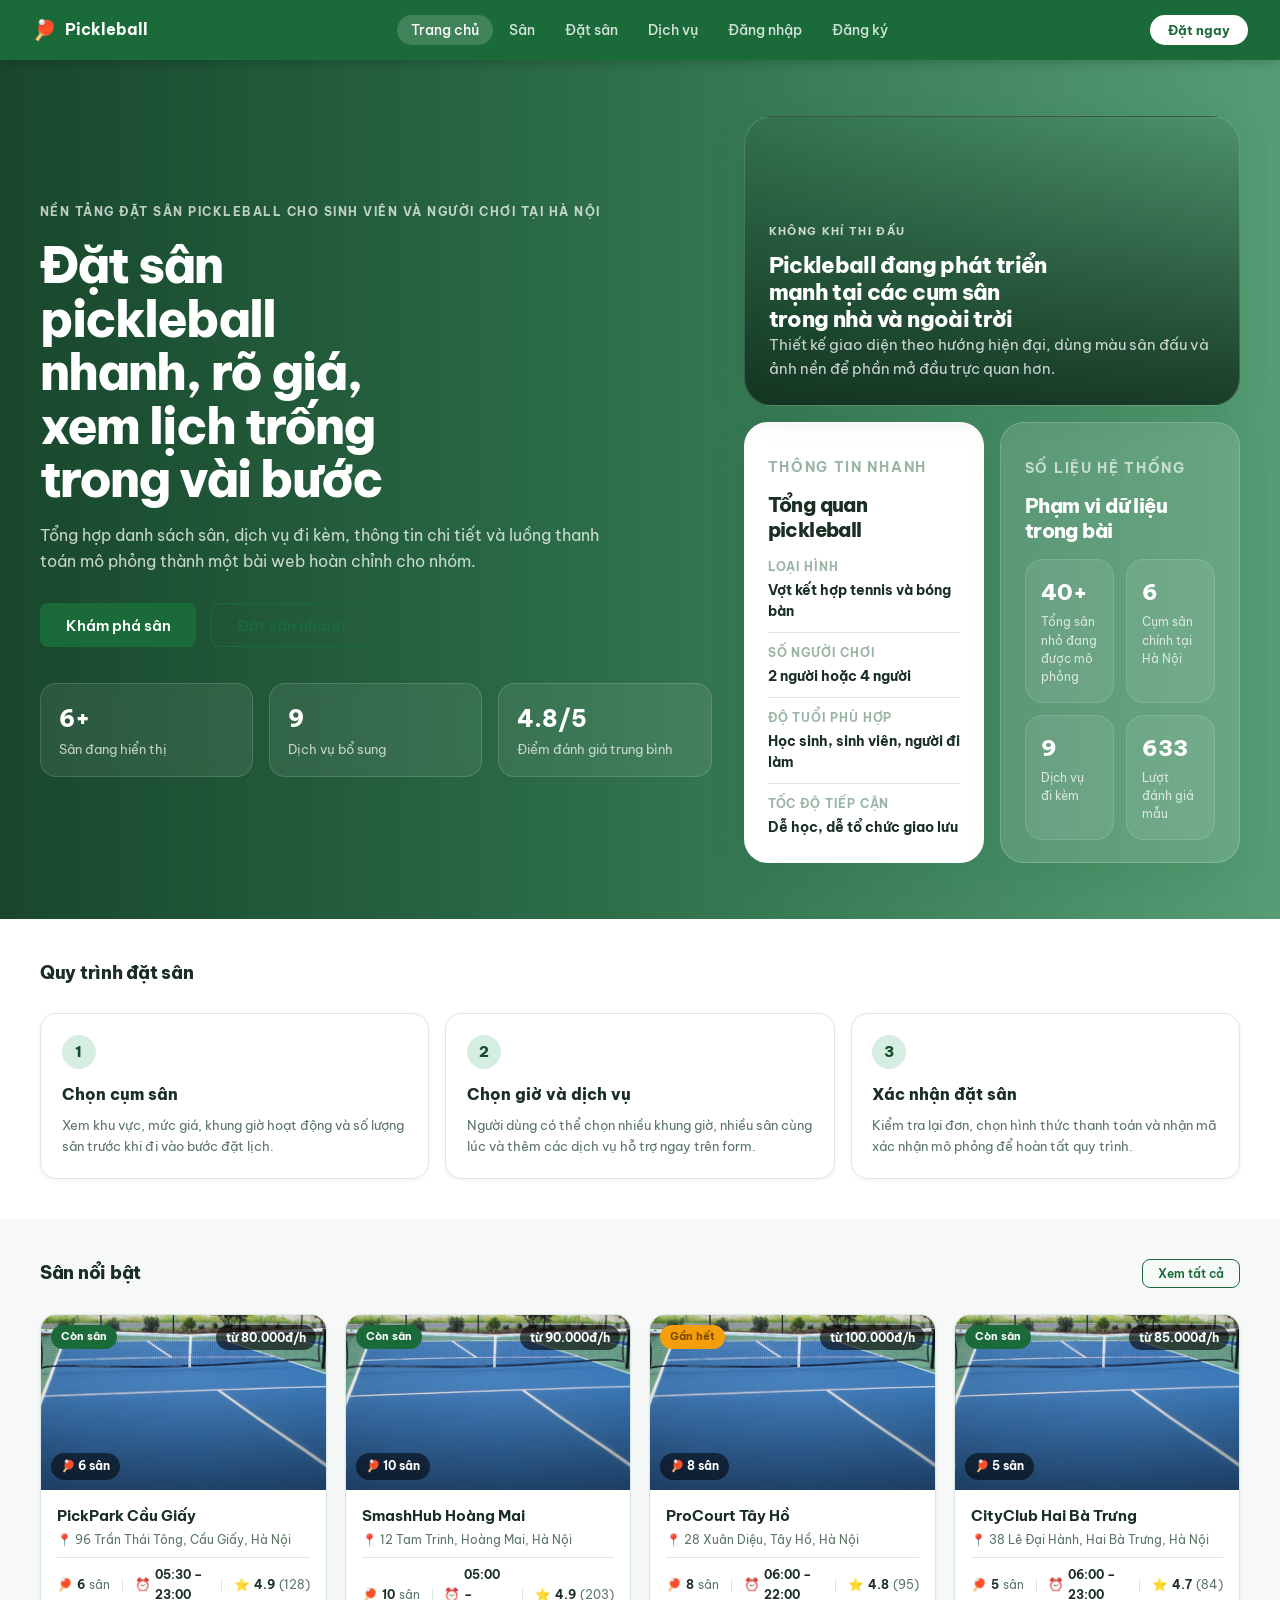
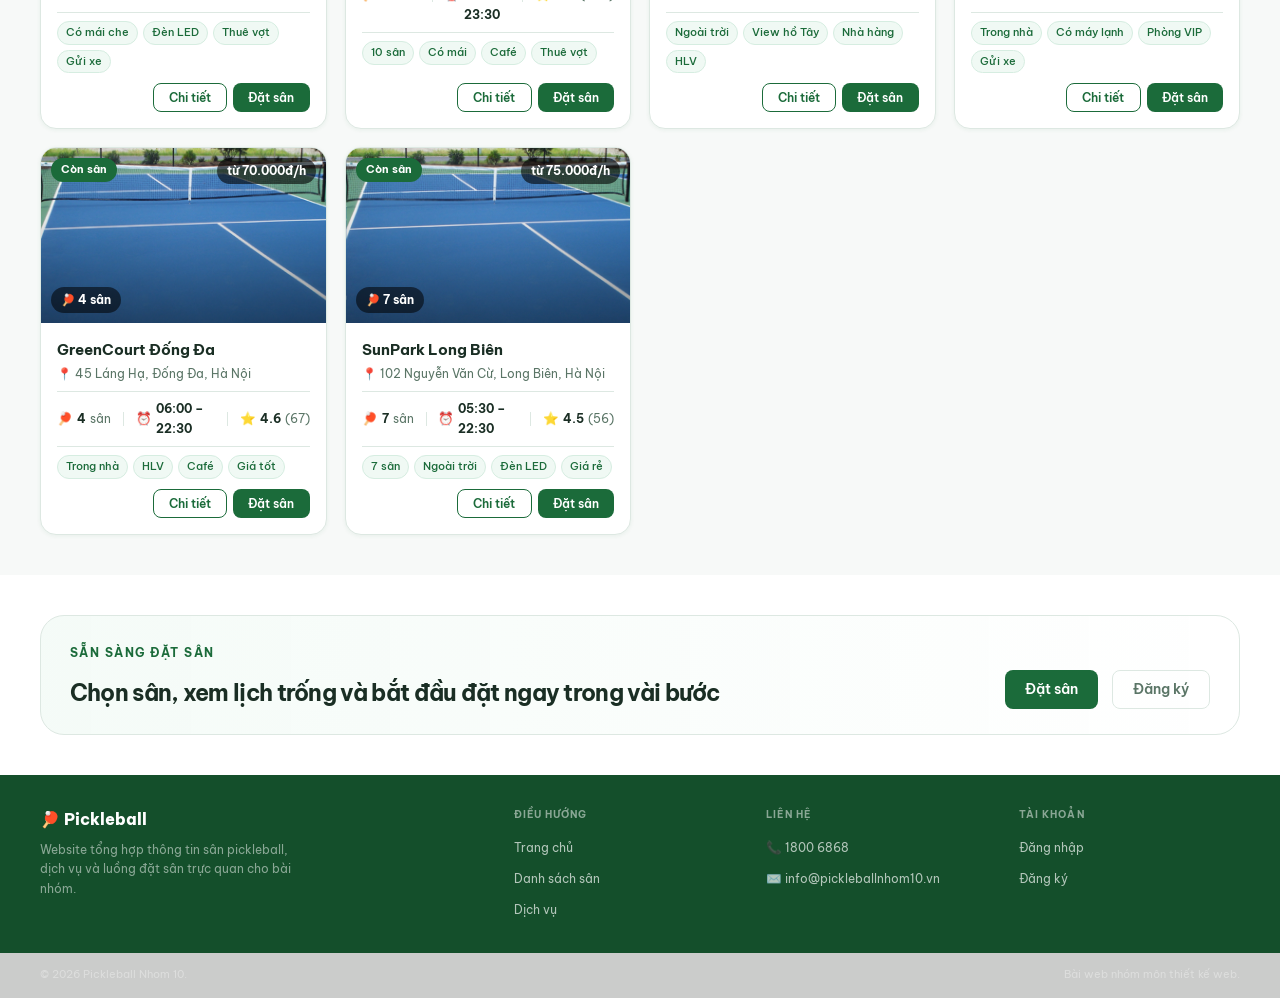
<file: tkw_nhom10-main/index.html>
<!DOCTYPE html>
<html lang="vi">
<head>
  <meta charset="UTF-8">
  <meta name="viewport" content="width=device-width, initial-scale=1.0">
  <title>Pickleball Hà Nội</title>
  <link rel="stylesheet" href="style.css">
</head>
<body>
  <nav class="navbar">
    <a class="navbar-brand" onclick="showPage('home')">
      <span class="bico">🏓</span> Pickleball
    </a>
    <ul class="navbar-links">
      <li><a data-page="home" onclick="showPage('home')">Trang chủ</a></li>
      <li><a data-page="courts" onclick="showPage('courts')">Sân</a></li>
      <li><a data-page="booking" onclick="showPage('booking')">Đặt sân</a></li>
      <li><a data-page="services" onclick="showPage('services')">Dịch vụ</a></li>
      <li><a data-page="login" onclick="showPage('login')">Đăng nhập</a></li>
      <li><a data-page="register" onclick="showPage('register')">Đăng ký</a></li>
    </ul>
    <button class="navbar-cta" onclick="showPage('booking')">Đặt ngay</button>
  </nav>

  <div class="toast" id="toast"></div>

  <div id="page-home" class="page">
    <section class="home-hero">
      <div class="home-hero__content">
        <p class="eyebrow">Nền tảng đặt sân pickleball cho sinh viên và người chơi tại Hà Nội</p>
        <h1>Đặt sân pickleball nhanh, rõ giá, xem lịch trống trong vài bước</h1>
        <p class="home-hero__desc">
          Tổng hợp danh sách sân, dịch vụ đi kèm, thông tin chi tiết và luồng thanh toán mô phỏng
          thành một bài web hoàn chỉnh cho nhóm.
        </p>
        <div class="hero-actions">
          <button class="btn btn-primary btn-lg" onclick="showPage('courts')">Khám phá sân</button>
          <button class="btn btn-outline btn-lg" onclick="showPage('booking')">Đặt sân nhanh</button>
        </div>
        <div class="hero-stats">
          <div class="hero-stat">
            <strong id="heroCourtCount">6+</strong>
            <span>Sân đang hiển thị</span>
          </div>
          <div class="hero-stat">
            <strong>9</strong>
            <span>Dịch vụ bổ sung</span>
          </div>
          <div class="hero-stat">
            <strong>4.8/5</strong>
            <span>Điểm đánh giá trung bình</span>
          </div>
        </div>
      </div>

      <div class="home-hero__panel">
        <div class="hero-visual-card">
          <div class="hero-visual-card__overlay">
            <p class="hero-card__label">Không khí thi đấu</p>
            <h3>Pickleball đang phát triển mạnh tại các cụm sân trong nhà và ngoài trời</h3>
            <p>Thiết kế giao diện theo hướng hiện đại, dùng màu sân đấu và ảnh nền để phần mở đầu trực quan hơn.</p>
          </div>
        </div>

        <div class="hero-info-grid">
          <div class="hero-card hero-card--primary">
            <p class="hero-card__label">Thông tin nhanh</p>
            <h3>Tổng quan pickleball</h3>
            <div class="info-table">
              <div class="info-row"><span>Loại hình</span><strong>Vợt kết hợp tennis và bóng bàn</strong></div>
              <div class="info-row"><span>Số người chơi</span><strong>2 người hoặc 4 người</strong></div>
              <div class="info-row"><span>Độ tuổi phù hợp</span><strong>Học sinh, sinh viên, người đi làm</strong></div>
              <div class="info-row"><span>Tốc độ tiếp cận</span><strong>Dễ học, dễ tổ chức giao lưu</strong></div>
            </div>
          </div>

          <div class="hero-card hero-card--light hero-card--stats">
            <p class="hero-card__label">Số liệu hệ thống</p>
            <h3>Phạm vi dữ liệu trong bài</h3>
            <div class="mini-stats">
              <div class="mini-stat">
                <strong>40+</strong>
                <span>Tổng sân nhỏ đang được mô phỏng</span>
              </div>
              <div class="mini-stat">
                <strong>6</strong>
                <span>Cụm sân chính tại Hà Nội</span>
              </div>
              <div class="mini-stat">
                <strong>9</strong>
                <span>Dịch vụ đi kèm</span>
              </div>
              <div class="mini-stat">
                <strong>633</strong>
                <span>Lượt đánh giá mẫu</span>
              </div>
            </div>
          </div>
        </div>
      </div>
    </section>

    <section class="section section-white">
      <div class="sec-header">
        <h2 class="sec-title">Quy trình đặt sân</h2>
      </div>
      <div class="feature-grid">
        <article class="feature-card">
          <span class="feature-icon">1</span>
          <h3>Chọn cụm sân</h3>
          <p>Xem khu vực, mức giá, khung giờ hoạt động và số lượng sân trước khi đi vào bước đặt lịch.</p>
        </article>
        <article class="feature-card">
          <span class="feature-icon">2</span>
          <h3>Chọn giờ và dịch vụ</h3>
          <p>Người dùng có thể chọn nhiều khung giờ, nhiều sân cùng lúc và thêm các dịch vụ hỗ trợ ngay trên form.</p>
        </article>
        <article class="feature-card">
          <span class="feature-icon">3</span>
          <h3>Xác nhận đặt sân</h3>
          <p>Kiểm tra lại đơn, chọn hình thức thanh toán và nhận mã xác nhận mô phỏng để hoàn tất quy trình.</p>
        </article>
      </div>
    </section>

    <section class="section section-gray">
      <div class="sec-header">
        <h2 class="sec-title">Sân nổi bật</h2>
        <button class="btn btn-outline btn-sm" onclick="showPage('courts')">Xem tất cả</button>
      </div>
      <div class="courts-grid" id="featured-courts-grid"></div>
    </section>

    <section class="section section-white">
      <div class="home-cta">
        <div>
          <p class="eyebrow eyebrow-dark">Sẵn sàng đặt sân</p>
          <h2>Chọn sân, xem lịch trống và bắt đầu đặt ngay trong vài bước</h2>
        </div>
        <div class="hero-actions">
          <button class="btn btn-primary btn-md" onclick="showPage('booking')">Đặt sân</button>
          <button class="btn btn-ghost btn-md" onclick="showPage('register')">Đăng ký</button>
        </div>
      </div>
    </section>

    <footer class="footer">
      <div>
        <div class="footer-brand-name">🏓 Pickleball </div>
        <div class="footer-brand-desc">Website tổng hợp thông tin sân pickleball, dịch vụ và luồng đặt sân trực quan cho bài nhóm.</div>
      </div>
      <div class="footer-col">
        <h4>Điều hướng</h4>
        <ul>
          <li><a onclick="showPage('home')">Trang chủ</a></li>
          <li><a onclick="showPage('courts')">Danh sách sân</a></li>
          <li><a onclick="showPage('services')">Dịch vụ</a></li>
        </ul>
      </div>
      <div class="footer-col">
        <h4>Liên hệ</h4>
        <ul>
          <li><a href="tel:18006868">📞 1800 6868</a></li>
          <li><a href="mailto:info@pickleballnhom10.vn">✉️ info@pickleballnhom10.vn</a></li>
        </ul>
      </div>
      <div class="footer-col">
        <h4>Tài khoản</h4>
        <ul>
          <li><a onclick="showPage('login')">Đăng nhập</a></li>
          <li><a onclick="showPage('register')">Đăng ký</a></li>
        </ul>
      </div>
    </footer>
    <div class="footer-bottom">
      <p>© 2026 Pickleball Nhom 10.</p>
      <p>Bài web nhóm môn thiết kế web.</p>
    </div>
  </div>

  <div id="page-courts" class="page">
    <div class="page-header">
      <h1>Danh sách sân</h1>
      <p>Chọn sân phù hợp, lọc nhanh theo khu vực và mức giá.</p>
    </div>

    <div class="search-wrap">
      <div class="search-inner">
        <div class="sf">
          <label>Khu vực</label>
          <select id="filter-district">
            <option value="all">Hà Nội - Tất cả quận</option>
            <option value="Cầu Giấy">Cầu Giấy</option>
            <option value="Tây Hồ">Tây Hồ</option>
            <option value="Đống Đa">Đống Đa</option>
            <option value="Hoàng Mai">Hoàng Mai</option>
            <option value="Hai Bà Trưng">Hai Bà Trưng</option>
            <option value="Long Biên">Long Biên</option>
          </select>
        </div>
        <div class="sf">
          <label>Ngày chơi</label>
          <input type="date" id="play-date">
        </div>
        <div class="sf">
          <label>Khung giờ</label>
          <select id="filter-time">
            <option value="all">Bất kỳ</option>
            <option value="morning">Sáng (06:00-12:00)</option>
            <option value="afternoon">Chiều (13:00-17:00)</option>
            <option value="evening">Tối (18:00-22:00)</option>
          </select>
        </div>
        <div class="sf">
          <label>Giá tối đa</label>
          <select id="filter-price">
            <option value="all">Bất kỳ</option>
            <option value="80000">Dưới 80.000đ/h</option>
            <option value="90000">Dưới 90.000đ/h</option>
            <option value="100000">Dưới 100.000đ/h</option>
          </select>
        </div>
        <button class="btn-search" onclick="applyFilters()">Lọc sân</button>
      </div>
    </div>

    <section class="section section-gray">
      <div class="sec-header">
        <h2 class="sec-title">Tất cả sân</h2>
        <span class="sec-count" id="courts-count"></span>
      </div>
      <div class="courts-grid" id="courts-grid"></div>
      <p class="empty-state" id="courts-empty" hidden>Không có sân phù hợp với bộ lọc hiện tại.</p>
    </section>

    <footer class="footer">
      <div>
        <div class="footer-brand-name">🏓 Pickleball </div>
        <div class="footer-brand-desc">Tổng hợp sân pickleball tại Hà Nội với thông tin giá, giờ mở cửa và tiện ích rõ ràng.</div>
      </div>
      <div class="footer-col">
        <h4>Khám phá</h4>
        <ul>
          <li><a onclick="showPage('home')">Trang chủ</a></li>
          <li><a onclick="showPage('booking')">Đặt sân</a></li>
        </ul>
      </div>
      <div class="footer-col">
        <h4>Hỗ trợ</h4>
        <ul>
          <li><a onclick="toast('Hotline: 1800 6868','ok')">Hotline</a></li>
          <li><a onclick="showPage('login')">Đăng nhập</a></li>
        </ul>
      </div>
      <div class="footer-col">
        <h4>Demo</h4>
        <ul>
          <li><a onclick="showPage('services')">Dịch vụ</a></li>
          <li><a onclick="showPage('payment')">Thanh toán</a></li>
        </ul>
      </div>
    </footer>
    <div class="footer-bottom">
      <p>© 2026 Pickleball Nhom 10.</p>
      <p>Giao diện demo cho nhóm.</p>
    </div>
  </div>

  <div id="page-booking" class="page">
    <div class="page-header">
      <h1>Đặt sân</h1>
      <p>Điền thông tin, chọn giờ và dịch vụ để sang bước xác nhận.</p>
    </div>

    <section class="section section-gray">
      <div class="booking-layout">
        <div class="booking-intro">
          <h2>Đặt sân trong <em>vòng 60 giây</em></h2>
          <p>Toàn bộ quy trình từ chọn sân, chọn giờ, thêm dịch vụ đến thanh toán được gom vào một bài web duy nhất.</p>
          <div class="steps">
            <div class="step">
              <div class="step-num">1</div>
              <div class="step-txt"><h4>Chọn sân và ngày</h4><p>Danh sách sân được đồng bộ với dữ liệu ở trang danh sách.</p></div>
            </div>
            <div class="step">
              <div class="step-num">2</div>
              <div class="step-txt"><h4>Chọn khung giờ</h4><p>Ô trắng là còn trống, ô xanh là đang chọn, ô xám là đã được đặt.</p></div>
            </div>
            <div class="step">
              <div class="step-num">3</div>
              <div class="step-txt"><h4>Thêm dịch vụ</h4><p>Có thể thêm thuê vợt, huấn luyện viên, cà phê và nhiều tiện ích khác.</p></div>
            </div>
            <div class="step">
              <div class="step-num">4</div>
              <div class="step-txt"><h4>Xác nhận thanh toán</h4><p>Mô phỏng 2 hình thức thanh toán để hoàn thiện luồng bài tập lớn.</p></div>
            </div>
          </div>
        </div>

        <div class="form-card">
          <div class="form-card-title">Thông tin đặt sân</div>
          <div class="form-row">
            <div class="form-group">
              <label class="form-label">Họ và tên</label>
              <input class="form-control" type="text" id="f-name" placeholder="Nguyễn Văn A">
            </div>
            <div class="form-group">
              <label class="form-label">Số điện thoại</label>
              <input class="form-control" type="tel" id="f-phone" placeholder="09x xxx xxxx">
            </div>
          </div>

          <div class="form-group">
            <label class="form-label">Chọn sân</label>
            <select class="form-control" id="f-court"></select>
          </div>

          <div class="form-row">
            <div class="form-group">
              <label class="form-label">Ngày chơi</label>
              <input class="form-control" type="date" id="f-date">
            </div>
            <div class="form-group">
              <label class="form-label">Số sân đặt</label>
              <select class="form-control" id="f-num">
                <option value="1">1 sân</option>
                <option value="2">2 sân</option>
                <option value="3">3 sân</option>
                <option value="4">4 sân</option>
              </select>
            </div>
          </div>

          <div class="form-group">
            <label class="form-label">Chọn khung giờ</label>
            <div class="slots-grid" id="main-slots"></div>
            <div class="slot-legend">
              <span><span class="ld ld-f"></span>Còn trống</span>
              <span><span class="ld ld-t"></span>Đã đặt</span>
              <span><span class="ld ld-s"></span>Đang chọn</span>
            </div>
          </div>

          <div class="form-group">
            <label class="form-label">Dịch vụ thêm</label>
            <div class="addon-grid" id="main-addons"></div>
          </div>

          <button class="form-submit" onclick="goToPayment()">Tiếp tục thanh toán</button>
          <p class="form-note">Thông tin dùng để mô phỏng demo, không kết nối thanh toán thật.</p>
        </div>
      </div>
    </section>
  </div>

  <div id="page-services" class="page">
    <div class="page-header">
      <h1>Dịch vụ thêm</h1>
      <p>Các tiện ích đi kèm khi đặt sân để bài web đầy đủ nội dung hơn.</p>
    </div>

    <section class="section section-green">
      <div class="sec-header">
        <h2 class="sec-title sec-title-white">Tất cả dịch vụ</h2>
        <span class="sec-count sec-count-white" id="services-count"></span>
      </div>
      <div class="services-grid" id="services-grid"></div>
    </section>

    <section class="section section-white">
      <div style="max-width:720px;margin:0 auto;text-align:center">
        <div style="font-size:2rem;margin-bottom:.8rem">🏓</div>
        <h2 style="font-size:1.2rem;font-weight:800;letter-spacing:-.02em;margin-bottom:.5rem">Tất cả dịch vụ đều có thể gắn với luồng đặt sân</h2>
        <p style="color:var(--text-muted);font-size:.88rem;margin-bottom:1.2rem">Phần này giúp bài có thêm chiều sâu nội dung và thể hiện được hướng phát triển sản phẩm.</p>
        <button class="btn btn-primary btn-md" onclick="showPage('booking')">Đặt sân ngay</button>
      </div>
    </section>
  </div>

  <div id="page-login" class="page">
    <div class="page-header">
      <h1>Đăng nhập</h1>
      <p>Đăng nhập để quản lý lịch đặt sân và lưu thông tin người chơi.</p>
    </div>

    <section class="section section-gray auth-section">
      <div class="auth-shell">
        <div class="auth-intro">
          <p class="eyebrow eyebrow-dark">Khu vực đăng nhập</p>
          <h2>Đăng nhập để xem lịch sử đặt sân và nhận mã xác nhận nhanh hơn</h2>
          <p>Phần đăng nhập được tách riêng để giao diện rõ ràng hơn và thuận tiện khi trình bày từng chức năng.</p>
          <div class="auth-benefits">
            <span>Xem lịch sử đặt sân</span>
            <span>Lưu thông tin người chơi</span>
            <span>Nhận mã xác nhận nhanh</span>
          </div>
        </div>

        <div class="auth-box auth-box--main">
          <form id="login-form" class="auth-form" onsubmit="submitAuth(event, 'login')">
            <div class="input-group">
              <label>Email / Số điện thoại</label>
              <input type="text" id="login-account" placeholder="Nhập email hoặc số điện thoại">
            </div>
            <div class="input-group">
              <label>Mật khẩu</label>
              <input type="password" id="login-password" placeholder="Nhập mật khẩu">
            </div>
            <button type="submit" class="auth-button">Đăng nhập</button>
            <p class="auth-switch">Chưa có tài khoản? <a onclick="showPage('register')">Đăng ký ngay</a></p>
          </form>
        </div>
      </div>
    </section>
  </div>

  <div id="page-register" class="page">
    <div class="page-header">
      <h1>Đăng ký</h1>
      <p>Tạo tài khoản mới để đặt sân nhanh hơn trong những lần tiếp theo.</p>
    </div>

    <section class="section section-gray auth-section">
      <div class="auth-shell">
        <div class="auth-intro">
          <p class="eyebrow eyebrow-dark">Khu vực đăng ký</p>
          <h2>Tạo tài khoản để bắt đầu đặt sân, lưu lịch chơi và quản lý đơn đặt</h2>
          <p>Phần đăng ký được tách riêng để người xem dễ theo dõi hơn thay vì gộp chung với form đăng nhập.</p>
          <div class="auth-benefits">
            <span>Tạo hồ sơ người chơi</span>
            <span>Đặt sân nhanh hơn</span>
            <span>Quản lý đơn đặt sân</span>
          </div>
        </div>

        <div class="auth-box auth-box--main">
          <form id="register-form" class="auth-form" onsubmit="submitAuth(event, 'register')">
            <div class="input-group">
              <label>Họ và tên</label>
              <input type="text" id="register-name" placeholder="Nhập họ và tên">
            </div>
            <div class="input-group">
              <label>Email / Số điện thoại</label>
              <input type="text" id="register-account" placeholder="Nhập email hoặc số điện thoại">
            </div>
            <div class="input-group">
              <label>Mật khẩu</label>
              <input type="password" id="register-password" placeholder="Tạo mật khẩu">
            </div>
            <div class="input-group">
              <label>Xác nhận mật khẩu</label>
              <input type="password" id="register-confirm" placeholder="Nhập lại mật khẩu">
            </div>
            <button type="submit" class="auth-button">Tạo tài khoản</button>
            <p class="auth-switch">Đã có tài khoản? <a onclick="showPage('login')">Đăng nhập</a></p>
          </form>
        </div>
      </div>
    </section>
  </div>

  <div id="page-court-detail" class="page">
    <div style="padding-top:60px">
      <div class="detail-hero">
        <div class="detail-hero-bg"></div>
        <div class="detail-hero-grad"></div>
        <button class="btn-back" onclick="showPage('courts')">Quay lại</button>
        <div class="detail-hero-info">
          <h1 id="cd-name">-</h1>
          <div class="detail-meta">
            <span id="cd-loc"></span>
            <span id="cd-courts-count"></span>
            <span id="cd-status"></span>
            <span id="cd-price"></span>
            <span id="cd-hours"></span>
          </div>
        </div>
      </div>

      <div class="detail-body">
        <div>
          <div class="detail-sec-title">Vị trí sân</div>
          <div class="map-box">
            <iframe id="cd-map" src="" allowfullscreen loading="lazy" referrerpolicy="no-referrer-when-downgrade"></iframe>
          </div>
          <div class="map-caption" id="cd-map-cap"></div>

          <div class="detail-sec-title" style="margin-top:1.8rem">Tiện ích</div>
          <div class="fac-grid" id="cd-fac"></div>

          <div class="detail-sec-title">Đánh giá</div>
          <div class="rating-block">
            <div class="rating-big" id="cd-rating-num">-</div>
            <div class="rating-sub" id="cd-rating-sub">-</div>
            <div class="rating-bars">
              <div class="rbar-row"><span>5★</span><div class="rbar-track"><div class="rbar-fill"></div></div><span id="rb5">-</span></div>
              <div class="rbar-row"><span>4★</span><div class="rbar-track"><div class="rbar-fill"></div></div><span id="rb4">-</span></div>
              <div class="rbar-row"><span>3★</span><div class="rbar-track"><div class="rbar-fill"></div></div><span id="rb3">-</span></div>
              <div class="rbar-row"><span>2★</span><div class="rbar-track"><div class="rbar-fill"></div></div><span id="rb2">-</span></div>
              <div class="rbar-row"><span>1★</span><div class="rbar-track"><div class="rbar-fill"></div></div><span id="rb1">-</span></div>
            </div>
          </div>
          <div class="reviews-list" id="cd-reviews"></div>
        </div>

        <div class="sidebar-card">
          <div class="sidebar-title" id="cd-sidebar-title">Đặt sân ngay</div>

          <div class="form-group">
            <label class="form-label">Ngày chơi</label>
            <input class="form-control" type="date" id="cd-date">
          </div>
          <div class="form-group">
            <label class="form-label">Số sân đặt</label>
            <select class="form-control" id="cd-num">
              <option value="1">1 sân</option>
              <option value="2">2 sân</option>
              <option value="3">3 sân</option>
              <option value="4">4 sân</option>
            </select>
          </div>
          <div class="form-group">
            <label class="form-label">Chọn khung giờ</label>
            <div class="slots-grid" id="cd-slots"></div>
            <div class="slot-legend">
              <span><span class="ld ld-f"></span>Trống</span>
              <span><span class="ld ld-t"></span>Đã đặt</span>
              <span><span class="ld ld-s"></span>Chọn</span>
            </div>
          </div>

          <button class="form-submit" onclick="bookFromDetail()">Đặt sân này</button>
          <p class="form-note">Đặt trực tiếp từ trang chi tiết nếu người dùng đã chọn được sân phù hợp.</p>
        </div>
      </div>
    </div>
  </div>

  <div id="page-payment" class="page">
    <div class="pay-wrap">
      <div class="pay-con">
        <button class="btn btn-ghost btn-sm" style="margin-bottom:1.3rem" onclick="showPage('booking')">Quay lại</button>
        <div class="pay-head">
          <h1>Xác nhận và thanh toán</h1>
          <p>Kiểm tra lại thông tin trước khi xác nhận đặt sân.</p>
        </div>

        <div class="pay-grid">
          <div style="display:flex;flex-direction:column;gap:1.1rem">
            <div class="pay-card">
              <div class="pay-card-title">Thông tin đặt sân</div>
              <div class="sum-row"><span class="sk">Sân</span><span class="sv" id="p-court">-</span></div>
              <div class="sum-row"><span class="sk">Ngày</span><span class="sv" id="p-date">-</span></div>
              <div class="sum-row"><span class="sk">Khung giờ</span><span class="sv" id="p-slots">-</span></div>
              <div class="sum-row"><span class="sk">Số sân</span><span class="sv" id="p-num">-</span></div>
              <div class="sum-row"><span class="sk">Giá/giờ</span><span class="sv" id="p-price">-</span></div>
            </div>

            <div class="pay-card">
              <div class="pay-card-title">Dịch vụ thêm</div>
              <div id="p-addons"></div>
            </div>

            <div class="pay-card">
              <div class="pay-card-title">Chi phí</div>
              <div class="sum-row"><span class="sk">Tiền sân</span><span class="sv" id="p-ctotal">-</span></div>
              <div class="sum-row"><span class="sk">Dịch vụ thêm</span><span class="sv" id="p-atotal">0đ</span></div>
              <div class="sum-row"><span class="sk">Phí nền tảng</span><span class="sv">Miễn phí</span></div>
              <div class="sum-total">
                <span class="stk">Tổng cộng</span>
                <span class="stv" id="p-grand">-</span>
              </div>
            </div>
          </div>

          <div class="pay-card">
            <div class="pay-card-title">Hình thức thanh toán</div>
            <div class="pay-tabs">
              <button class="pay-tab tab-active" data-tab="direct" onclick="setPayTab('direct')">
                <span class="t-ico">💵</span>Trực tiếp
              </button>
              <button class="pay-tab" data-tab="transfer" onclick="setPayTab('transfer')">
                <span class="t-ico">🏦</span>Chuyển khoản
              </button>
            </div>

            <div id="pd-direct">
              <div class="direct-box">
                <strong>Thanh toán tại sân</strong><br><br>
                Đến trước 15 phút để làm thủ tục check-in và xuất trình mã đặt sân.<br><br>
                Chấp nhận tiền mặt, VNPay, MoMo và ZaloPay.
              </div>
              <button class="btn-confirm" onclick="confirmPay()">Xác nhận đặt sân</button>
            </div>

            <div id="pd-transfer" style="display:none">
              <div class="bank-box">
                <div class="bank-name-lbl">🏦 Vietcombank</div>
                <div class="bank-row">
                  <span class="bk">Số tài khoản</span>
                  <span class="bv">1234 5678 9012
                    <button class="copy-btn" onclick="copyText('123456789012')">Copy</button>
                  </span>
                </div>
                <div class="bank-row">
                  <span class="bk">Chủ tài khoản</span>
                  <span class="bv">PICKLEBALL </span>
                </div>
                <div class="bank-row">
                  <span class="bk">Số tiền</span>
                  <span class="bv" id="p-transfer-amt">-</span>
                </div>
                <div class="bank-row">
                  <span class="bk">Nội dung</span>
                  <span class="bv" id="p-ref">-
                    <button class="copy-btn" onclick="copyRef()">Copy</button>
                  </span>
                </div>
                <div class="qr-box">
                  <div class="qr-i">⬛</div>
                  <div>QR mô phỏng cho bài demo</div>
                </div>
              </div>
              <p class="pay-note-txt">Giữ sân trong 30 phút kể từ lúc tạo đơn thanh toán.</p>
              <button class="btn-confirm" onclick="confirmPay()">Tôi đã chuyển khoản</button>
            </div>

            <div class="sec-line">Thanh toán bảo mật mô phỏng trong giao diện demo</div>
          </div>
        </div>
      </div>
    </div>
  </div>

  <div id="page-success" class="page">
    <div class="result-page">
      <div class="result-card">
        <div class="result-ico-wrap ico-ok">✅</div>
        <h2>Đặt sân thành công</h2>
        <p class="result-sub">Hệ thống đã tạo mã xác nhận mẫu để phục vụ việc trình bày bài nhóm.</p>

        <div class="code-box">
          <div class="code-lbl">Mã xác nhận</div>
          <div class="code-val" id="s-code">PC-0000</div>
        </div>

        <div class="result-info">
          <div class="rrow"><span class="rk">Sân</span><span class="rv" id="s-court">-</span></div>
          <div class="rrow"><span class="rk">Ngày</span><span class="rv" id="s-date">-</span></div>
          <div class="rrow"><span class="rk">Giờ chơi</span><span class="rv" id="s-time">-</span></div>
          <div class="rrow"><span class="rk">Thanh toán</span><span class="rv" id="s-pay">-</span></div>
          <div class="rrow"><span class="rk">Tổng tiền</span><span class="rv" id="s-total" style="color:var(--primary)">-</span></div>
        </div>

        <div class="result-actions">
          <button class="btn-rp btn-rp-primary" onclick="showPage('home')">Về trang chủ</button>
          <button class="btn-rp btn-rp-ghost" onclick="copySuccessCode()">Sao chép mã</button>
        </div>
      </div>
    </div>
  </div>

  <div id="page-failure" class="page">
    <div class="result-page">
      <div class="result-card">
        <div class="result-ico-wrap ico-fail">❌</div>
        <h2 style="color:var(--danger)">Thanh toán thất bại</h2>
        <p class="result-sub">Trạng thái này được giữ lại để demo nhánh xử lý lỗi trong hệ thống đặt sân.</p>

        <div class="code-box code-box-fail">
          <div class="code-lbl">Mã lỗi</div>
          <div class="code-val code-val-danger" id="f-errcode">ERR-0000</div>
        </div>

        <div class="result-info">
          <div class="rrow"><span class="rk">Nguyên nhân</span><span class="rv" style="color:var(--danger)">Giao dịch mô phỏng không thành công</span></div>
          <div class="rrow"><span class="rk">Sân</span><span class="rv" id="failure-court">-</span></div>
          <div class="rrow"><span class="rk">Hỗ trợ</span><span class="rv">📞 1800 6868</span></div>
        </div>

        <div class="result-actions">
          <button class="btn-rp btn-rp-primary" onclick="showPage('booking')">Thử lại</button>
          <button class="btn-rp btn-rp-ghost" onclick="toast('Hotline hỗ trợ: 1800 6868','ok')">Liên hệ hỗ trợ</button>
        </div>
      </div>
    </div>
  </div>

  <script src="data.js"></script>
  <script src="app.js"></script>
</body>
</html>
</file>
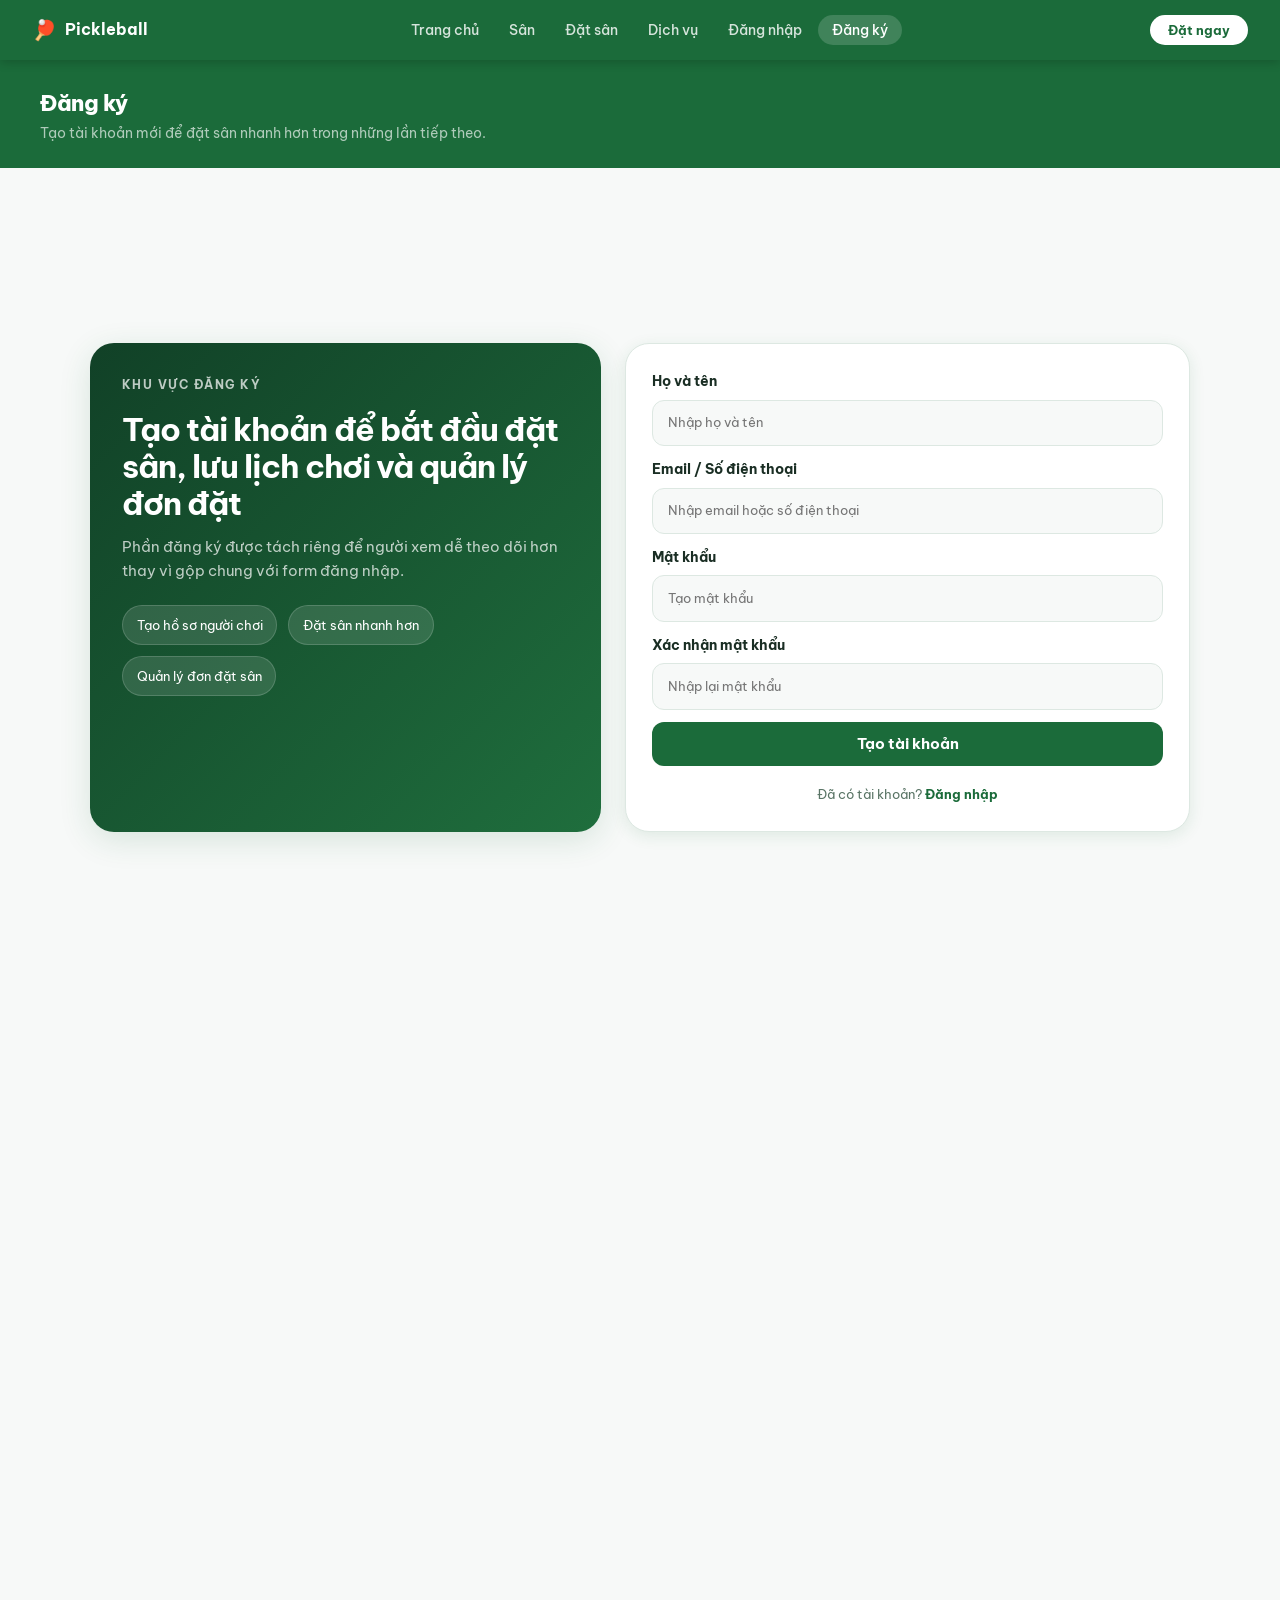
<file: tkw_nhom10-main/Dang_ki.html>
<!DOCTYPE html>
<html lang="vi">
<head>
  <meta charset="UTF-8">
  <meta http-equiv="refresh" content="0; url=index.html?page=register">
  <title>Chuyển hướng đăng ký</title>
</head>
<body>
  <p>Đang chuyển đến khu vực đăng ký trong <a href="index.html?page=register">trang chính</a>.</p>
</body>
</html>
</file>
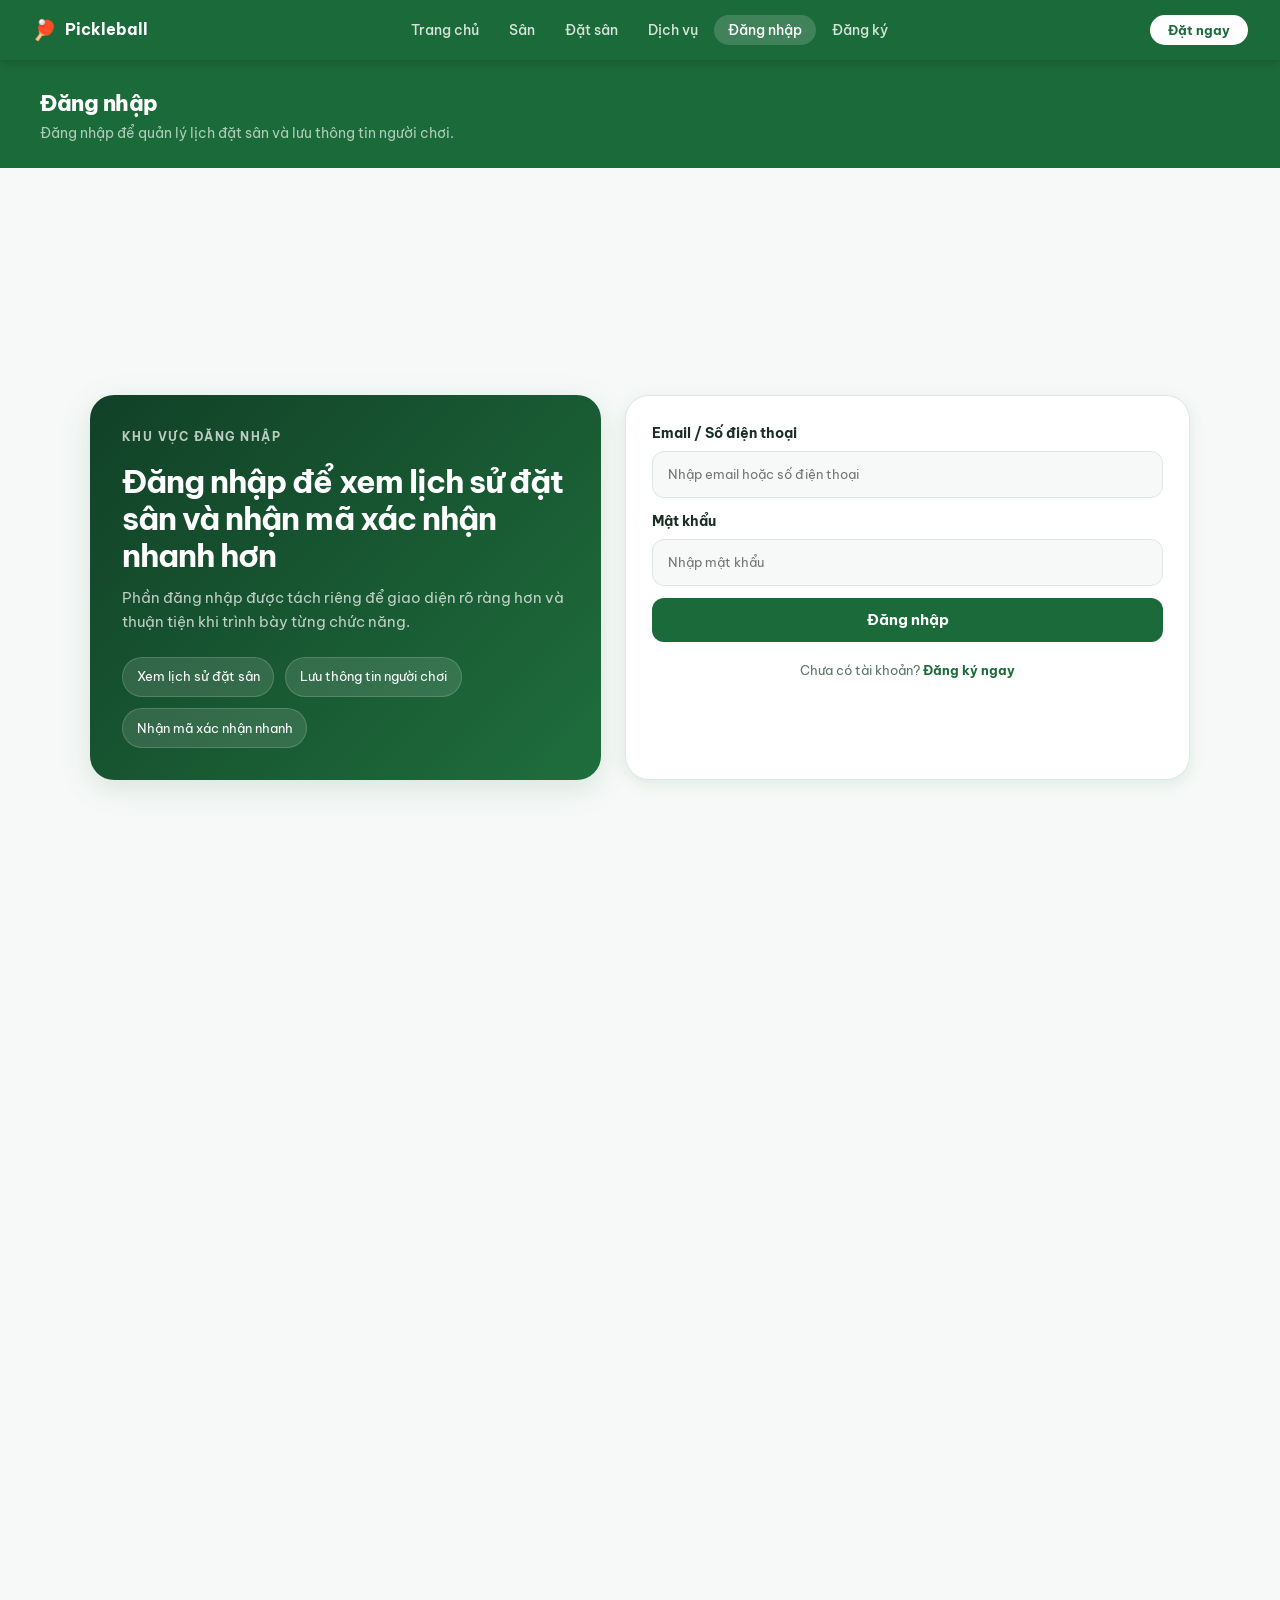
<file: tkw_nhom10-main/Dang_nhap.html>
<!DOCTYPE html>
<html lang="vi">
<head>
  <meta charset="UTF-8">
  <meta http-equiv="refresh" content="0; url=index.html?page=login">
  <title>Chuyển hướng đăng nhập</title>
</head>
<body>
  <p>Đang chuyển đến khu vực đăng nhập trong <a href="index.html?page=login">trang chính</a>.</p>
</body>
</html>
</file>
<file: tkw_nhom10-main/style.css>
@import url('https://fonts.googleapis.com/css2?family=Be+Vietnam+Pro:wght@300;400;500;600;700;800&display=swap');

:root {
  --primary: #1B6B3A;
  --primary-dark: #144f2b;
  --primary-mid: #2e8b57;
  --primary-light: #d6ede1;
  --primary-faint: #f0f9f4;
  --white: #ffffff;
  --off-white: #f7f9f8;
  --border: #dde8e2;
  --text: #1a2e24;
  --text-muted: #5a7566;
  --text-light: #9ab5a5;
  --danger: #e53935;
  --warning: #f59e0b;
  --rs: 8px;
  --rm: 12px;
  --rl: 16px;
  --rxl: 24px;
  --sh-sm: 0 1px 4px rgba(27, 107, 58, .07);
  --sh-md: 0 4px 16px rgba(27, 107, 58, .11);
  --sh-lg: 0 8px 32px rgba(27, 107, 58, .14);
}

*, *::before, *::after { margin: 0; padding: 0; box-sizing: border-box; }
html { scroll-behavior: smooth; }
body {
  font-family: 'Be Vietnam Pro', sans-serif;
  background: var(--off-white);
  color: var(--text);
  font-size: 15px;
  line-height: 1.6;
  overflow-x: hidden;
}
button, input, select, textarea { font-family: inherit; }
a { cursor: pointer; }

.page { display: none; }
.page.active { display: block; }

.navbar {
  position: fixed;
  top: 0;
  left: 0;
  right: 0;
  z-index: 200;
  background: var(--primary);
  display: flex;
  align-items: center;
  justify-content: space-between;
  padding: 0 2rem;
  height: 60px;
  box-shadow: 0 2px 10px rgba(0, 0, 0, .2);
}
.navbar-brand {
  display: flex;
  align-items: center;
  gap: 8px;
  font-size: 1rem;
  font-weight: 700;
  color: #fff;
  text-decoration: none;
  flex-shrink: 0;
}
.navbar-brand .bico { font-size: 1.25rem; }
.navbar-links { display: flex; gap: 2px; list-style: none; }
.navbar-links a {
  color: rgba(255, 255, 255, .82);
  text-decoration: none;
  font-size: .85rem;
  font-weight: 500;
  padding: 6px 14px;
  border-radius: 100px;
  transition: background .18s, color .18s;
}
.navbar-links a:hover, .navbar-links a.nav-active {
  background: rgba(255, 255, 255, .16);
  color: #fff;
}
.navbar-cta {
  background: #fff;
  color: var(--primary);
  border: none;
  padding: 7px 18px;
  border-radius: 100px;
  font-size: .82rem;
  font-weight: 700;
  cursor: pointer;
  transition: background .18s, transform .14s;
}
.navbar-cta:hover { background: var(--primary-light); transform: translateY(-1px); }

.home-hero {
  margin-top: 60px;
  min-height: calc(100vh - 60px);
  display: grid;
  grid-template-columns: 1.15fr .85fr;
  gap: 2rem;
  padding: 3.5rem 2.5rem;
  background:
    linear-gradient(90deg, rgba(12, 61, 33, .95) 0%, rgba(16, 90, 48, .88) 46%, rgba(32, 126, 73, .75) 100%),
    radial-gradient(circle at top right, rgba(255, 255, 255, .16), transparent 28%),
    url('https://images.unsplash.com/photo-1517649763962-0c623066013b?auto=format&fit=crop&w=1800&q=80') center/cover;
  color: #fff;
}
.home-hero__content {
  display: flex;
  flex-direction: column;
  justify-content: center;
  max-width: 680px;
}
.eyebrow {
  font-size: .78rem;
  font-weight: 700;
  text-transform: uppercase;
  letter-spacing: .12em;
  color: rgba(255, 255, 255, .72);
  margin-bottom: 1rem;
}
.eyebrow-dark { color: var(--primary); }
.home-hero h1 {
  font-size: 3.1rem;
  line-height: 1.08;
  font-weight: 800;
  letter-spacing: -.04em;
  max-width: 11ch;
}
.home-hero__desc {
  margin-top: 1.1rem;
  max-width: 580px;
  font-size: 1rem;
  color: rgba(255, 255, 255, .76);
}
.hero-actions { display: flex; gap: .9rem; flex-wrap: wrap; margin-top: 1.8rem; }
.hero-stats {
  display: grid;
  grid-template-columns: repeat(3, 1fr);
  gap: 1rem;
  margin-top: 2.2rem;
}
.hero-stat {
  background: rgba(255, 255, 255, .08);
  border: 1px solid rgba(255, 255, 255, .14);
  border-radius: var(--rl);
  padding: 1rem 1.1rem;
  backdrop-filter: blur(8px);
}
.hero-stat strong { display: block; font-size: 1.45rem; font-weight: 800; }
.hero-stat span { display: block; margin-top: .15rem; color: rgba(255, 255, 255, .72); font-size: .82rem; }
.home-hero__panel { display: flex; flex-direction: column; justify-content: center; gap: 1rem; }
.hero-visual-card {
  min-height: 290px;
  border-radius: 28px;
  overflow: hidden;
  position: relative;
  background:
    linear-gradient(180deg, rgba(9, 34, 20, .08), rgba(9, 34, 20, .78)),
    url('https://images.unsplash.com/photo-1626224583764-f87db24ac4ea?auto=format&fit=crop&w=1400&q=80') center/cover;
  box-shadow: var(--sh-lg);
  border: 1px solid rgba(255, 255, 255, .16);
}
.hero-visual-card__overlay {
  position: absolute;
  inset: 0;
  display: flex;
  flex-direction: column;
  justify-content: flex-end;
  padding: 1.5rem;
  color: #fff;
}
.hero-visual-card__overlay h3 {
  font-size: 1.35rem;
  line-height: 1.25;
  font-weight: 800;
  letter-spacing: -.03em;
  max-width: 18ch;
}
.hero-visual-card__overlay p {
  max-width: 52ch;
  color: rgba(255, 255, 255, .78);
}
.hero-info-grid {
  display: grid;
  grid-template-columns: 1fr 1fr;
  gap: 1rem;
}
.hero-card { border-radius: 24px; padding: 1.4rem 1.5rem; box-shadow: var(--sh-lg); }
.hero-card--primary { background: #fff; color: var(--text); }
.hero-card--light { background: rgba(255, 255, 255, .12); color: #fff; border: 1px solid rgba(255, 255, 255, .18); }
.hero-card__label {
  font-size: .7rem;
  font-weight: 700;
  text-transform: uppercase;
  letter-spacing: .12em;
  color: var(--text-light);
  margin-bottom: .7rem;
}
.hero-card--light .hero-card__label { color: rgba(255, 255, 255, .65); }
.hero-card h3 { font-size: 1.22rem; line-height: 1.3; font-weight: 800; letter-spacing: -.03em; }
.hero-card p { margin-top: .75rem; font-size: .88rem; line-height: 1.7; }
.hero-list { list-style: none; display: flex; flex-direction: column; gap: .55rem; margin-top: .9rem; }
.hero-list li { position: relative; padding-left: 1.1rem; color: var(--text-muted); font-size: .85rem; }
.hero-list li::before { content: '•'; position: absolute; left: 0; color: var(--primary); font-weight: 800; }
.info-table {
  margin-top: 1rem;
  display: flex;
  flex-direction: column;
  gap: .7rem;
}
.info-row {
  display: flex;
  flex-direction: column;
  gap: .18rem;
  padding-bottom: .65rem;
  border-bottom: 1px solid var(--border);
}
.info-row:last-child { padding-bottom: 0; border-bottom: none; }
.info-row span {
  font-size: .72rem;
  text-transform: uppercase;
  letter-spacing: .08em;
  color: var(--text-light);
  font-weight: 700;
}
.info-row strong {
  font-size: .88rem;
  color: var(--text);
  line-height: 1.5;
}
.hero-card--stats h3 { color: #fff; }
.mini-stats {
  margin-top: 1rem;
  display: grid;
  grid-template-columns: 1fr 1fr;
  gap: .75rem;
}
.mini-stat {
  padding: .95rem;
  border-radius: 18px;
  background: rgba(255, 255, 255, .08);
  border: 1px solid rgba(255, 255, 255, .12);
}
.mini-stat strong {
  display: block;
  font-size: 1.35rem;
  font-weight: 800;
  color: #fff;
}
.mini-stat span {
  display: block;
  margin-top: .22rem;
  font-size: .76rem;
  line-height: 1.5;
  color: rgba(255, 255, 255, .74);
}

.page-header {
  margin-top: 60px;
  background: var(--primary);
  padding: 1.6rem 2.5rem 1.4rem;
}
.page-header h1 { font-size: 1.4rem; font-weight: 800; color: #fff; letter-spacing: -.02em; }
.page-header p { font-size: .85rem; color: rgba(255, 255, 255, .65); margin-top: 2px; }

.section { padding: 2.5rem 2.5rem; }
.section-white { background: var(--white); }
.section-gray { background: var(--off-white); }
.section-green { background: var(--primary); }
.sec-header { display: flex; justify-content: space-between; align-items: center; margin-bottom: 1.6rem; gap: 1rem; }
.sec-title { font-size: 1.1rem; font-weight: 800; color: var(--text); letter-spacing: -.015em; }
.sec-title-white { color: #fff; }
.sec-count { font-size: .82rem; color: var(--text-muted); font-weight: 500; }
.sec-count-white { color: rgba(255, 255, 255, .55); }

.feature-grid { display: grid; grid-template-columns: repeat(3, 1fr); gap: 1rem; }
.feature-card { background: #fff; border: 1px solid var(--border); border-radius: var(--rl); padding: 1.3rem; box-shadow: var(--sh-sm); }
.feature-icon {
  display: inline-flex;
  align-items: center;
  justify-content: center;
  width: 34px;
  height: 34px;
  border-radius: 50%;
  background: var(--primary-light);
  color: var(--primary-dark);
  font-weight: 800;
  margin-bottom: .85rem;
}
.feature-card h3 { font-size: .98rem; font-weight: 800; margin-bottom: .45rem; }
.feature-card p { font-size: .83rem; color: var(--text-muted); }
.home-cta {
  display: flex;
  justify-content: space-between;
  align-items: center;
  gap: 1.2rem;
  background:
    linear-gradient(90deg, rgba(244, 251, 247, .95), rgba(255, 255, 255, .9)),
    url('https://images.unsplash.com/photo-1542144582-1ba00456b5e3?auto=format&fit=crop&w=1600&q=80') center/cover;
  border: 1px solid var(--border);
  border-radius: 24px;
  padding: 1.6rem 1.8rem;
  overflow: hidden;
}
.home-cta h2 { font-size: 1.45rem; line-height: 1.2; letter-spacing: -.03em; }

.search-wrap { background: #fff; border-bottom: 1px solid var(--border); padding: .9rem 2.5rem; }
.search-inner { display: flex; gap: 8px; align-items: flex-end; flex-wrap: wrap; }
.sf { display: flex; flex-direction: column; gap: 3px; flex: 1; min-width: 120px; }
.sf label {
  font-size: .65rem;
  font-weight: 700;
  text-transform: uppercase;
  letter-spacing: .07em;
  color: var(--primary);
}
.sf select, .sf input {
  border: 1.5px solid var(--border);
  border-radius: var(--rs);
  padding: .48rem .8rem;
  font-size: .85rem;
  color: var(--text);
  background: var(--off-white);
  outline: none;
  transition: border-color .18s;
}
.sf select:focus, .sf input:focus { border-color: var(--primary); background: #fff; }
.btn-search {
  background: var(--primary);
  color: #fff;
  border: none;
  padding: .52rem 1.4rem;
  border-radius: var(--rs);
  font-size: .85rem;
  font-weight: 700;
  cursor: pointer;
  white-space: nowrap;
}
.btn-search:hover { background: var(--primary-dark); }
.empty-state {
  margin-top: 1rem;
  text-align: center;
  color: var(--text-muted);
  font-size: .9rem;
  background: #fff;
  border: 1px dashed var(--border);
  border-radius: var(--rl);
  padding: 1rem;
}

.courts-grid {
  display: grid;
  grid-template-columns: repeat(auto-fill, minmax(280px, 1fr));
  gap: 18px;
}
.court-card {
  background: #fff;
  border-radius: var(--rl);
  border: 1px solid var(--border);
  overflow: hidden;
  transition: transform .18s, box-shadow .18s;
  cursor: pointer;
  box-shadow: var(--sh-sm);
  display: flex;
  flex-direction: column;
}
.court-card:hover { transform: translateY(-4px); box-shadow: var(--sh-lg); }
.court-thumb {
  height: 175px;
  position: relative;
  overflow: hidden;
  background: url('img_pickleball.jpg') center/cover;
  display: flex;
  align-items: center;
  justify-content: center;
}
.court-thumb::after {
  content: '';
  position: absolute;
  inset: 0;
  background: linear-gradient(to top, rgba(0, 0, 0, .45) 0%, rgba(0, 0, 0, .08) 60%, transparent 100%);
}
.ct-count, .ct-status, .ct-price {
  position: absolute;
  z-index: 2;
  font-weight: 700;
  border-radius: 100px;
}
.ct-count {
  bottom: 10px;
  left: 10px;
  background: rgba(0, 0, 0, .55);
  color: #fff;
  font-size: .72rem;
  padding: 4px 10px;
}
.ct-status { top: 10px; left: 10px; font-size: .7rem; padding: 3px 10px; }
.badge-open { background: var(--primary); color: #fff; }
.badge-busy { background: var(--warning); color: #7c4a00; }
.ct-price {
  top: 10px;
  right: 10px;
  background: rgba(0, 0, 0, .6);
  color: #fff;
  font-size: .75rem;
  padding: 3px 10px;
}
.court-body { padding: .9rem 1rem 1rem; flex: 1; display: flex; flex-direction: column; }
.court-name { font-size: .95rem; font-weight: 700; color: var(--text); }
.court-addr { font-size: .75rem; color: var(--text-muted); margin-top: 2px; }
.court-stats {
  display: flex;
  align-items: center;
  gap: 12px;
  margin-top: 8px;
  padding: 7px 0;
  border-top: 1px solid var(--border);
  border-bottom: 1px solid var(--border);
}
.cstat { display: flex; align-items: center; gap: 4px; font-size: .78rem; color: var(--text-muted); }
.cstat strong { color: var(--text); font-weight: 700; }
.cstat-div { width: 1px; height: 14px; background: var(--border); }
.court-tags { display: flex; gap: 5px; flex-wrap: wrap; margin-top: 8px; }
.court-tag {
  font-size: .68rem;
  background: var(--primary-faint);
  color: var(--primary);
  border: 1px solid var(--primary-light);
  padding: 2px 8px;
  border-radius: 100px;
  font-weight: 500;
}
.court-foot { display: flex; justify-content: space-between; align-items: center; margin-top: auto; padding-top: 10px; }
.court-btns { display: flex; gap: 6px; }

.btn {
  display: inline-flex;
  align-items: center;
  justify-content: center;
  gap: 5px;
  border: none;
  border-radius: var(--rs);
  font-weight: 600;
  cursor: pointer;
  transition: background .18s, transform .14s, box-shadow .18s;
  text-decoration: none;
  white-space: nowrap;
}
.btn:active { transform: scale(.97); }
.btn-sm { font-size: .78rem; padding: .38rem .95rem; }
.btn-md { font-size: .86rem; padding: .58rem 1.25rem; }
.btn-lg { font-size: .92rem; padding: .72rem 1.6rem; }
.btn-primary { background: var(--primary); color: #fff; }
.btn-primary:hover { background: var(--primary-dark); box-shadow: var(--sh-md); transform: translateY(-1px); }
.btn-outline { background: transparent; color: var(--primary); border: 1.5px solid var(--primary); }
.btn-outline:hover { background: var(--primary-faint); transform: translateY(-1px); }
.btn-ghost { background: transparent; color: var(--text-muted); border: 1.5px solid var(--border); }
.btn-ghost:hover { border-color: var(--primary); color: var(--primary); }

.booking-layout {
  max-width: 1100px;
  margin: 0 auto;
  display: grid;
  grid-template-columns: 1fr 1.15fr;
  gap: 3.5rem;
  align-items: start;
}
.booking-intro h2 { font-size: 1.35rem; font-weight: 800; color: var(--text); line-height: 1.2; letter-spacing: -.02em; }
.booking-intro h2 em { color: var(--primary); font-style: normal; }
.booking-intro p { color: var(--text-muted); margin-top: .7rem; line-height: 1.7; font-size: .88rem; }
.steps { margin-top: 1.4rem; display: flex; flex-direction: column; gap: .85rem; }
.step { display: flex; gap: 12px; align-items: flex-start; }
.step-num {
  min-width: 28px;
  height: 28px;
  border-radius: 50%;
  background: var(--primary);
  color: #fff;
  display: flex;
  align-items: center;
  justify-content: center;
  font-size: .72rem;
  font-weight: 700;
}
.step-txt h4 { font-size: .86rem; font-weight: 700; }
.step-txt p { font-size: .76rem; color: var(--text-muted); margin-top: 1px; }

.form-card, .sidebar-card, .pay-card, .auth-box--main {
  background: #fff;
  border-radius: var(--rxl);
  border: 1.5px solid var(--border);
  box-shadow: var(--sh-md);
}
.form-card { padding: 1.7rem; }
.form-card-title, .sidebar-title, .pay-card-title {
  font-size: .92rem;
  font-weight: 800;
  margin-bottom: 1.1rem;
  display: flex;
  align-items: center;
  gap: 7px;
}
.form-card-title::before, .sidebar-title::before, .pay-card-title::before {
  content: '';
  display: block;
  width: 4px;
  height: 17px;
  background: var(--primary);
  border-radius: 2px;
}
.pay-card-title { padding-bottom: .6rem; border-bottom: 1.5px solid var(--border); }
.form-row { display: grid; grid-template-columns: 1fr 1fr; gap: 10px; }
.form-group { margin-bottom: 12px; }
.form-label {
  display: block;
  font-size: .68rem;
  font-weight: 700;
  text-transform: uppercase;
  letter-spacing: .07em;
  color: var(--primary);
  margin-bottom: 4px;
}
.form-control {
  width: 100%;
  padding: .6rem .88rem;
  border: 1.5px solid var(--border);
  border-radius: var(--rs);
  background: var(--off-white);
  font-size: .86rem;
  color: var(--text);
  outline: none;
}
.form-control:focus { border-color: var(--primary); background: #fff; }

.slots-grid { display: grid; grid-template-columns: repeat(5, 1fr); gap: 6px; margin-top: 4px; }
.ts {
  padding: .4rem 0;
  text-align: center;
  border-radius: var(--rs);
  border: 1.5px solid var(--border);
  font-size: .72rem;
  font-weight: 600;
  cursor: pointer;
  background: #fff;
  color: var(--text-muted);
  transition: all .13s;
  user-select: none;
}
.ts:hover:not(.ts-taken) { border-color: var(--primary); color: var(--primary); background: var(--primary-faint); }
.ts.ts-sel { background: var(--primary); color: #fff; border-color: var(--primary); }
.ts.ts-taken { background: var(--off-white); color: var(--text-light); cursor: not-allowed; text-decoration: line-through; }
.slot-legend { display: flex; gap: 12px; margin-top: 6px; font-size: .67rem; color: var(--text-muted); flex-wrap: wrap; }
.slot-legend span { display: flex; align-items: center; gap: 4px; }
.ld { width: 9px; height: 9px; border-radius: 50%; display: inline-block; }
.ld-f { background: #fff; border: 1.5px solid var(--border); }
.ld-t { background: var(--off-white); border: 1.5px solid var(--border); }
.ld-s { background: var(--primary); }

.addon-grid { display: grid; grid-template-columns: repeat(3, 1fr); gap: 7px; margin-top: 5px; }
.addon-item {
  display: flex;
  align-items: center;
  gap: 6px;
  background: var(--off-white);
  border: 1.5px solid var(--border);
  border-radius: var(--rs);
  padding: .48rem .7rem;
  cursor: pointer;
  transition: all .13s;
  font-size: .76rem;
  font-weight: 500;
}
.addon-item:hover { border-color: var(--primary); background: var(--primary-faint); }
.addon-item.addon-sel { border-color: var(--primary); background: var(--primary-light); color: var(--primary-dark); }
.addon-item input[type=checkbox] { accent-color: var(--primary); width: 13px; height: 13px; }
.addon-price { margin-left: auto; color: var(--primary); font-size: .68rem; font-weight: 700; }
.form-submit, .auth-button, .btn-confirm {
  width: 100%;
  padding: .8rem;
  background: var(--primary);
  color: #fff;
  border: none;
  border-radius: var(--rm);
  font-size: .92rem;
  font-weight: 700;
  cursor: pointer;
}
.form-submit:hover, .auth-button:hover, .btn-confirm:hover { background: var(--primary-dark); }
.form-note { font-size: .68rem; color: var(--text-muted); text-align: center; margin-top: 7px; }

.services-grid { display: grid; grid-template-columns: repeat(auto-fill, minmax(240px, 1fr)); gap: 14px; }
.svc-card {
  background: rgba(255, 255, 255, .1);
  border: 1px solid rgba(255, 255, 255, .18);
  border-radius: var(--rl);
  padding: 1.3rem;
  display: flex;
  flex-direction: column;
}
.svc-card:hover { border-color: rgba(255, 255, 255, .45); background: rgba(255, 255, 255, .16); }
.svc-ico { font-size: 1.7rem; margin-bottom: 9px; }
.svc-name { color: #fff; font-size: .88rem; font-weight: 700; margin-bottom: 4px; }
.svc-desc { color: rgba(255, 255, 255, .6); font-size: .76rem; line-height: 1.5; flex: 1; }
.svc-price { color: #86efb0; font-size: .76rem; font-weight: 700; margin-top: 8px; }
.btn-svc {
  margin-top: 10px;
  background: transparent;
  border: 1px solid rgba(255, 255, 255, .28);
  color: rgba(255, 255, 255, .85);
  padding: .36rem .9rem;
  border-radius: 100px;
  font-size: .72rem;
  font-weight: 600;
  cursor: pointer;
}
.btn-svc:hover { background: #fff; color: var(--primary); border-color: #fff; }

.auth-section { min-height: calc(100vh - 60px); display: flex; align-items: center; }
.auth-shell {
  max-width: 1100px;
  width: 100%;
  margin: 0 auto;
  display: grid;
  grid-template-columns: .95fr 1.05fr;
  gap: 1.5rem;
  align-items: stretch;
}
.auth-intro {
  background: linear-gradient(135deg, #114127, #1f6e3d);
  color: #fff;
  border-radius: var(--rxl);
  padding: 2rem;
  box-shadow: var(--sh-lg);
}
.auth-intro h2 { font-size: 2rem; line-height: 1.15; letter-spacing: -.03em; margin-bottom: .8rem; }
.auth-intro p { color: rgba(255, 255, 255, .72); max-width: 520px; }
.auth-benefits { display: flex; flex-wrap: wrap; gap: .7rem; margin-top: 1.4rem; }
.auth-benefits span {
  background: rgba(255, 255, 255, .12);
  border: 1px solid rgba(255, 255, 255, .16);
  padding: .55rem .85rem;
  border-radius: 100px;
  font-size: .8rem;
}
.auth-box--main { padding: 1.6rem; }
.auth-form { display: flex; flex-direction: column; gap: .75rem; }
.input-group label { display: block; margin-bottom: .45rem; font-weight: 700; color: var(--text); font-size: .88rem; }
.input-group input {
  width: 100%;
  padding: .85rem .95rem;
  border: 1.5px solid var(--border);
  border-radius: var(--rm);
  background: var(--off-white);
  outline: none;
}
.input-group input:focus { border-color: var(--primary); background: #fff; }
.auth-switch {
  text-align: center;
  margin-top: .35rem;
  font-size: .84rem;
  color: var(--text-muted);
}
.auth-switch a {
  color: var(--primary);
  font-weight: 700;
  text-decoration: none;
}
.auth-switch a:hover { text-decoration: underline; }

.detail-hero {
  min-height: 280px;
  position: relative;
  display: flex;
  align-items: flex-end;
  padding: 1.8rem 2.5rem;
  background: linear-gradient(120deg, var(--primary-dark), var(--primary));
}
.detail-hero-bg { position: absolute; inset: 0; background: url('img_pickleball.jpg') center/cover; opacity: .35; }
.detail-hero-grad { position: absolute; inset: 0; background: linear-gradient(to top, rgba(0, 0, 0, .65) 0%, transparent 55%); }
.detail-hero-info { position: relative; z-index: 2; }
.detail-hero-info h1 { font-size: 1.75rem; font-weight: 800; color: #fff; letter-spacing: -.03em; }
.detail-meta { display: flex; gap: 14px; flex-wrap: wrap; margin-top: 7px; }
.detail-meta span { font-size: .8rem; color: rgba(255, 255, 255, .78); }
.btn-back {
  position: absolute;
  top: 1.1rem;
  left: 2.5rem;
  z-index: 10;
  background: rgba(255, 255, 255, .18);
  border: 1px solid rgba(255, 255, 255, .3);
  color: #fff;
  padding: .4rem 1rem;
  border-radius: 100px;
  font-size: .78rem;
  font-weight: 600;
  cursor: pointer;
}
.detail-body { display: grid; grid-template-columns: 1.55fr 1fr; gap: 2rem; padding: 2rem 2.5rem; }
.detail-sec-title { font-size: .95rem; font-weight: 800; color: var(--text); margin-bottom: .9rem; display: flex; align-items: center; gap: 7px; }
.detail-sec-title::before { content: ''; display: block; width: 3px; height: 15px; background: var(--primary); border-radius: 2px; }
.map-box { border-radius: var(--rl); overflow: hidden; border: 1.5px solid var(--border); height: 240px; }
.map-box iframe { width: 100%; height: 100%; border: none; display: block; }
.map-caption { font-size: .72rem; color: var(--text-muted); margin-top: 5px; }
.fac-grid { display: grid; grid-template-columns: repeat(3, 1fr); gap: 7px; margin-bottom: 1.8rem; }
.fac-chip {
  display: flex;
  align-items: center;
  gap: 6px;
  font-size: .75rem;
  color: var(--text-muted);
  background: var(--primary-faint);
  border: 1px solid var(--primary-light);
  border-radius: var(--rs);
  padding: .42rem .65rem;
}
.rating-block { background: var(--primary); border-radius: var(--rl); padding: 1.2rem; margin-bottom: 1.2rem; }
.rating-big { font-size: 2.8rem; font-weight: 800; color: #fff; line-height: 1; }
.rating-sub { font-size: .72rem; color: rgba(255, 255, 255, .55); margin-top: 2px; }
.rating-bars { margin-top: .8rem; display: flex; flex-direction: column; gap: 5px; }
.rbar-row { display: flex; align-items: center; gap: 7px; font-size: .68rem; color: rgba(255, 255, 255, .72); }
.rbar-row span:first-child { width: 18px; }
.rbar-track { flex: 1; height: 4px; background: rgba(255, 255, 255, .12); border-radius: 2px; overflow: hidden; }
.rbar-fill { height: 100%; background: rgba(255, 255, 255, .75); border-radius: 2px; }
.rbar-row span:last-child { width: 34px; text-align: right; }
.reviews-list { display: flex; flex-direction: column; gap: 10px; margin-top: 1.2rem; }
.review-card { background: #fff; border: 1px solid var(--border); border-radius: var(--rm); padding: .85rem 1rem; }
.review-head { display: flex; justify-content: space-between; align-items: center; margin-bottom: 4px; }
.review-name { font-size: .82rem; font-weight: 700; }
.review-stars { font-size: .75rem; color: var(--warning); }
.review-text { font-size: .78rem; color: var(--text-muted); line-height: 1.5; }
.review-date { font-size: .67rem; color: var(--text-light); margin-top: 3px; }
.sidebar-card { padding: 1.4rem; position: sticky; top: 76px; }

.pay-wrap { padding-top: 60px; min-height: 100vh; background: var(--off-white); }
.pay-con { max-width: 860px; margin: 0 auto; padding: 2rem 2.5rem; }
.pay-head h1 { font-size: 1.4rem; font-weight: 800; letter-spacing: -.02em; margin-bottom: 2px; }
.pay-head p { font-size: .82rem; color: var(--text-muted); margin-bottom: 1.8rem; }
.pay-grid { display: grid; grid-template-columns: 1.2fr 1fr; gap: 1.6rem; }
.pay-card { padding: 1.5rem; }
.sum-row {
  display: flex;
  justify-content: space-between;
  align-items: center;
  padding: .45rem 0;
  border-bottom: 1px solid var(--border);
  font-size: .83rem;
  gap: 1rem;
}
.sum-row .sk { color: var(--text-muted); }
.sum-row .sv { font-weight: 600; text-align: right; }
.sum-total {
  display: flex;
  justify-content: space-between;
  align-items: center;
  padding: .8rem 0 0;
  margin-top: .3rem;
  border-top: 2px solid var(--primary-light);
}
.sum-total .stk { font-size: .97rem; font-weight: 800; }
.sum-total .stv { font-size: 1.05rem; font-weight: 800; color: var(--primary); }
.pay-tabs { display: flex; gap: 7px; margin-bottom: 1.1rem; }
.pay-tab {
  flex: 1;
  padding: .65rem .5rem;
  border: 1.5px solid var(--border);
  border-radius: var(--rm);
  text-align: center;
  cursor: pointer;
  font-size: .78rem;
  font-weight: 700;
  background: var(--off-white);
  color: var(--text-muted);
}
.pay-tab .t-ico { font-size: 1rem; display: block; margin-bottom: 2px; }
.pay-tab.tab-active { border-color: var(--primary); background: var(--primary); color: #fff; }
.direct-box {
  background: var(--primary-faint);
  border: 1.5px solid var(--primary-light);
  border-radius: var(--rm);
  padding: .95rem;
  font-size: .8rem;
  line-height: 1.7;
}
.direct-box strong { color: var(--primary-dark); }
.bank-box { background: var(--primary); border-radius: var(--rl); padding: 1.2rem; }
.bank-name-lbl { font-size: .92rem; font-weight: 800; color: #fff; margin-bottom: .8rem; }
.bank-row {
  display: flex;
  justify-content: space-between;
  align-items: center;
  padding: .4rem 0;
  border-bottom: 1px solid rgba(255, 255, 255, .1);
  font-size: .78rem;
  gap: 1rem;
}
.bank-row .bk { color: rgba(255, 255, 255, .55); }
.bank-row .bv { font-weight: 700; color: #fff; text-align: right; }
.copy-btn {
  background: rgba(255, 255, 255, .15);
  border: 1px solid rgba(255, 255, 255, .3);
  color: #fff;
  padding: 2px 8px;
  border-radius: 4px;
  font-size: .62rem;
  font-weight: 700;
  cursor: pointer;
  margin-left: 6px;
}
.qr-box {
  margin-top: .8rem;
  background: rgba(255, 255, 255, .08);
  border-radius: var(--rm);
  aspect-ratio: 1;
  display: flex;
  align-items: center;
  justify-content: center;
  flex-direction: column;
  gap: 5px;
  color: rgba(255, 255, 255, .45);
  font-size: .72rem;
}
.qr-box .qr-i { font-size: 2.2rem; }
.pay-note-txt { font-size: .68rem; color: var(--text-muted); line-height: 1.6; margin-top: .7rem; }
.sec-line { display: flex; align-items: center; justify-content: center; gap: 5px; font-size: .67rem; color: var(--text-muted); margin-top: 7px; }

.result-page {
  min-height: 100vh;
  display: flex;
  align-items: center;
  justify-content: center;
  padding: 2rem;
  padding-top: 80px;
  background: var(--off-white);
}
.result-card {
  background: #fff;
  border-radius: var(--rxl);
  padding: 2.5rem 2.2rem;
  max-width: 450px;
  width: 100%;
  text-align: center;
  border: 1.5px solid var(--border);
  box-shadow: var(--sh-lg);
}
.result-ico-wrap {
  width: 74px;
  height: 74px;
  border-radius: 50%;
  margin: 0 auto 1.1rem;
  display: flex;
  align-items: center;
  justify-content: center;
  font-size: 2.2rem;
}
.ico-ok { background: var(--primary-light); }
.ico-fail { background: #fde8e8; }
.result-card h2 { font-size: 1.4rem; font-weight: 800; letter-spacing: -.02em; }
.result-sub { color: var(--text-muted); margin-top: .45rem; font-size: .84rem; line-height: 1.6; }
.code-box { background: var(--primary); border-radius: var(--rm); padding: .95rem 1.8rem; margin: 1.5rem 0 1rem; }
.code-box-fail { background: #1f0a0a; }
.code-lbl { font-size: .62rem; text-transform: uppercase; letter-spacing: .1em; color: rgba(255, 255, 255, .45); margin-bottom: 4px; }
.code-val { font-family: monospace; font-size: 1.6rem; font-weight: 800; letter-spacing: .2em; color: #fff; }
.code-val-danger { color: #ff7b7b; }
.result-info { text-align: left; background: var(--off-white); border: 1px solid var(--border); border-radius: var(--rm); padding: 1rem; font-size: .8rem; }
.rrow { display: flex; justify-content: space-between; padding: .34rem 0; border-bottom: 1px solid var(--border); gap: 1rem; }
.rrow:last-of-type { border-bottom: none; }
.rrow .rk { color: var(--text-muted); }
.rrow .rv { font-weight: 700; text-align: right; }
.result-actions { display: flex; flex-direction: column; gap: 8px; margin-top: 1.3rem; }
.btn-rp {
  width: 100%;
  padding: .75rem;
  border-radius: var(--rm);
  font-size: .87rem;
  font-weight: 700;
  cursor: pointer;
  border: none;
}
.btn-rp-primary { background: var(--primary); color: #fff; }
.btn-rp-primary:hover { background: var(--primary-dark); }
.btn-rp-ghost { background: transparent; color: var(--text); border: 1.5px solid var(--border); }
.btn-rp-ghost:hover { border-color: var(--primary); color: var(--primary); }

.footer {
  background: var(--primary-dark);
  padding: 2rem 2.5rem;
  display: grid;
  grid-template-columns: 2fr 1fr 1fr 1fr;
  gap: 2rem;
}
.footer-brand-name { font-size: 1rem; font-weight: 800; color: #fff; margin-bottom: 7px; }
.footer-brand-desc { color: rgba(255, 255, 255, .5); font-size: .76rem; line-height: 1.6; max-width: 260px; }
.footer-col h4 { color: rgba(255, 255, 255, .5); font-size: .65rem; text-transform: uppercase; letter-spacing: .1em; font-weight: 700; margin-bottom: 11px; }
.footer-col ul { list-style: none; display: flex; flex-direction: column; gap: 7px; }
.footer-col ul a { color: rgba(255, 255, 255, .68); text-decoration: none; font-size: .78rem; transition: color .18s; }
.footer-col ul a:hover { color: #fff; }
.footer-bottom {
  background: rgba(0, 0, 0, .18);
  padding: .85rem 2.5rem;
  display: flex;
  justify-content: space-between;
  align-items: center;
  gap: 1rem;
}
.footer-bottom p { color: rgba(255, 255, 255, .35); font-size: .7rem; }

.toast {
  position: fixed;
  bottom: 1.6rem;
  right: 1.6rem;
  z-index: 9999;
  background: var(--text);
  color: #fff;
  padding: .78rem 1.3rem;
  border-radius: var(--rm);
  font-size: .8rem;
  font-weight: 500;
  box-shadow: var(--sh-lg);
  transform: translateY(120%);
  opacity: 0;
  transition: all .3s ease;
  max-width: 300px;
}
.toast.t-show { transform: translateY(0); opacity: 1; }
.toast.t-ok { border-left: 3px solid var(--primary); }
.toast.t-err { border-left: 3px solid var(--danger); }

@media (max-width: 900px) {
  .home-hero,
  .booking-layout,
  .detail-body,
  .pay-grid,
  .auth-shell,
  .feature-grid,
  .hero-info-grid {
    grid-template-columns: 1fr;
  }

  .home-hero h1 { max-width: none; font-size: 2.6rem; }
  .hero-stats,
  .footer { grid-template-columns: 1fr 1fr; }
}

@media (max-width: 640px) {
  .navbar { padding: 0 1rem; }
  .navbar-links { display: none; }
  .home-hero,
  .section,
  .page-header,
  .search-wrap,
  .detail-body,
  .detail-hero,
  .pay-con,
  .footer,
  .footer-bottom {
    padding-left: 1.2rem;
    padding-right: 1.2rem;
  }

  .home-hero { padding-top: 2rem; padding-bottom: 2rem; min-height: auto; }
  .home-hero h1 { font-size: 2.1rem; }
  .hero-stats,
  .mini-stats,
  .form-row,
  .services-grid,
  .slots-grid,
  .addon-grid,
  .fac-grid,
  .footer {
    grid-template-columns: 1fr;
  }

  .search-inner,
  .hero-actions,
  .home-cta,
  .footer-bottom {
    flex-direction: column;
    align-items: stretch;
  }

  .btn-back { left: 1.2rem; }
  .sidebar-card { position: static; }
  .result-card { padding: 2rem 1.3rem; }
}
</file>
